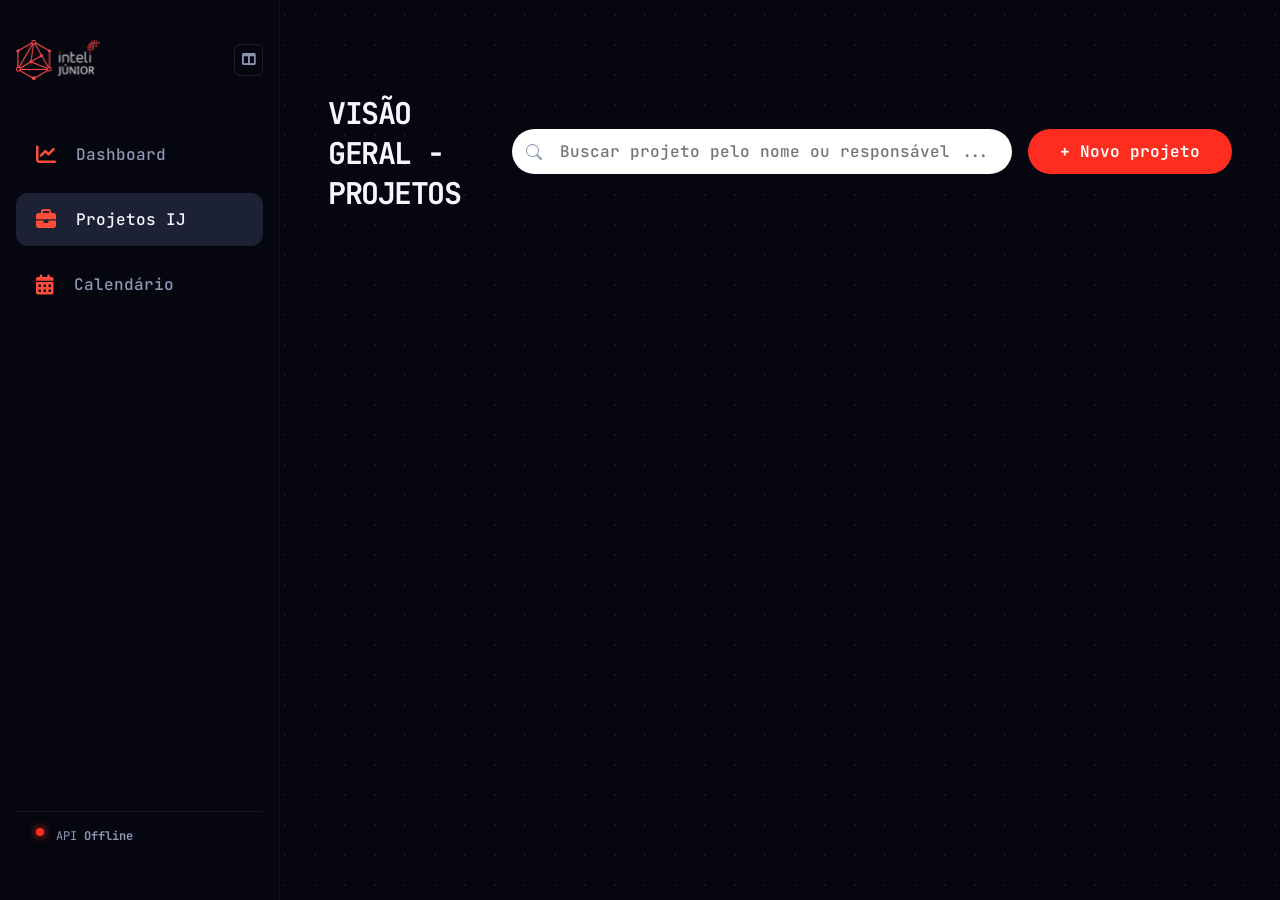
<file: index.html>
<!doctype html>
<html lang="pt-BR">
  <head>
    <meta charset="UTF-8" />
    <meta name="viewport" content="width=device-width, initial-scale=1.0" />
    <title>Dashboard de Projetos - Inteli Júnior</title>
    <link rel="icon" type="image/svg+xml" href="./frontend/assets/logo-ij.svg">
    <link rel="stylesheet" href="./frontend/style/dashboard.css">
    <link rel="stylesheet" href="./frontend/style/navbar.css">
    <link rel="stylesheet" href="https://cdnjs.cloudflare.com/ajax/libs/font-awesome/6.5.0/css/all.min.css">
  </head>
  <body>
    <!-- Main Content -->
    <main class="main-content">
      <header class="top-bar">
        <div class="title-area">
          <h1>Visão Geral - Projetos</h1>
        </div>
        <div class="actions">
          <div class="search-container">
            <span class="search-icon"></span>
            <input type="text" id="searchInput" placeholder="Buscar projeto pelo nome ou responsável ...">
          </div>
          <button id="btnOpenModal" class="btn-new">+ Novo projeto</button>
        </div>
      </header>

    <div class="projects-grid" id="projectsGrid">
      <!-- Dinamicamente preenchido -->
    </div>
  </main>

  <!-- Modal -->
  <div id="projectModal" class="modal-overlay">
    <div class="modal-content">
      <div class="modal-header">
        <h2>Novo Projeto</h2>
        <button id="btnCloseModal" class="btn-close">&times;</button>
      </div>

      <form id="projectForm" class="modal-form">
        <div class="form-group">
          <label for="name">Nome do Projeto</label>
          <input type="text" id="name" name="name" required placeholder="Ex: Portal do Cliente">
        </div>
        <div class="form-group">
          <label for="client">Cliente</label>
          <input type="text" id="client" name="client" required placeholder="Ex: Empresa Alpha">
        </div>
        <div class="form-group">
          <label for="description">Descrição</label>
          <textarea id="description" name="description" required placeholder="Descreva o projeto..."></textarea>
        </div>
        <div class="form-row" style="display: flex; gap: 16px;">
          <div class="form-group" style="flex: 1;">
            <label for="status">Status</label>
            <select id="status" name="status" required>
              <option value="Planejamento">Planejamento</option>
              <option value="Em andamento">Em andamento</option>
              <option value="Em revisão">Em revisão</option>
              <option value="Concluído">Concluído</option>
            </select>
          </div>
          <div class="form-group" style="flex: 1;">
            <label for="dueDate">Data de Entrega</label>
            <input type="date" id="dueDate" name="dueDate" required>
          </div>
        </div>
        <div class="form-row" style="display: flex; gap: 16px;">
          <div class="form-group" style="flex: 1;">
            <label for="owner">Proprietário</label>
            <input type="text" id="owner" name="owner" required placeholder="Nome do responsável">
          </div>
          <div class="form-group" style="flex: 1;">
            <label for="priority">Prioridade</label>
            <select id="priority" name="priority" required>
              <option value="Baixa">Baixa</option>
              <option value="Média">Média</option>
              <option value="Alta">Alta</option>
            </select>
          </div>
        </div>
        <div class="modal-footer">
          <button type="button" id="btnCancel" class="btn-secondary">Cancelar</button>
          <button type="submit" class="btn-primary">Criar Projeto</button>
        </div>
      </form>
    </div>
  </div>

    <script type="module" src="./frontend/src/js/navbar.js"></script>
    <script type="module" src="./frontend/src/js/dashboard.js"></script>
  </body>
</html>
</file>
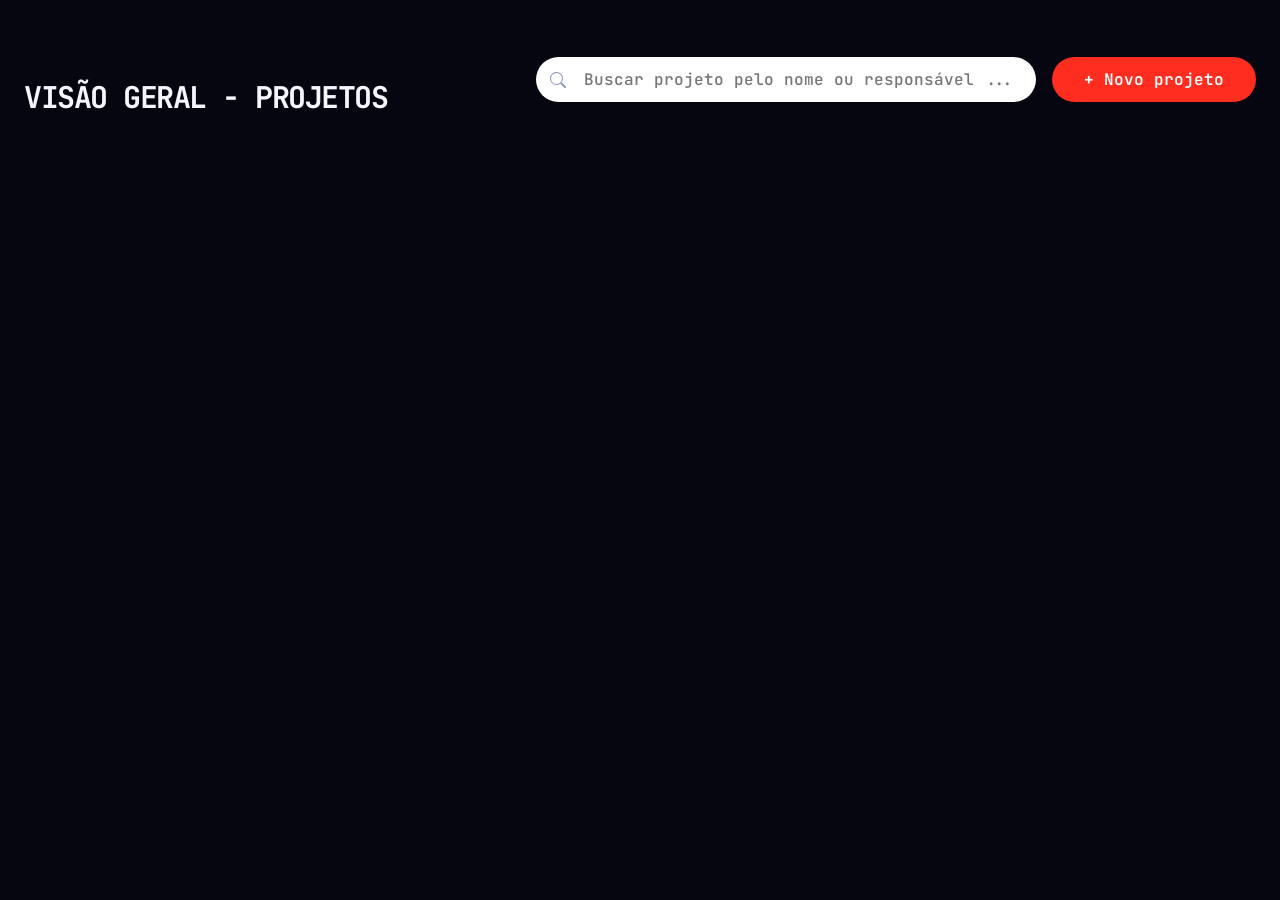
<file: docs/vanessaCarli/projectsDashboard.html>
<!doctype html>
<html lang="pt-BR">
  <head>
    <meta charset="UTF-8" />
    <meta name="viewport" content="width=device-width, initial-scale=1.0" />
    <title>Dashboard de Projetos - Inteli Júnior</title>
    <link rel="stylesheet" href="/frontend/style/dashboard.css">
  </head>
  <body>
    <!-- Main Content -->
    <main class="main-content">
      <header class="top-bar">
        <div class="title-area">
          <h1>Visão Geral - Projetos</h1>
        </div>
        <div class="actions">
          <div class="search-container">
            <span class="search-icon"></span>
            <input type="text" id="searchInput" placeholder="Buscar projeto pelo nome ou responsável ...">
          </div>
          <button id="btnOpenModal" class="btn-new">+ Novo projeto</button>
        </div>
      </header>

      <div class="projects-grid" id="projectsGrid">
        <!-- Dinamicamente preenchido -->
      </div>
    </main>

    <!-- Modal -->
    <div id="projectModal" class="modal-overlay">
      <div class="modal-content">
        <div class="modal-header">
          <h2>Novo Projeto</h2>
          <button id="btnCloseModal" class="btn-close">&times;</button>
        </div>

        <form id="projectForm" class="modal-form">
          <div class="form-group">
            <label for="name">Nome do Projeto</label>
            <input type="text" id="name" name="name" required placeholder="Ex: Portal do Cliente">
          </div>
          <div class="form-group">
            <label for="client">Cliente</label>
            <input type="text" id="client" name="client" required placeholder="Ex: Empresa Alpha">
          </div>
          <div class="form-group">
            <label for="description">Descrição</label>
            <textarea id="description" name="description" required placeholder="Descreva o projeto..."></textarea>
          </div>
          <div class="form-row" style="display: flex; gap: 16px;">
            <div class="form-group" style="flex: 1;">
              <label for="status">Status</label>
              <select id="status" name="status" required>
                <option value="Planejamento">Planejamento</option>
                <option value="Em andamento">Em andamento</option>
                <option value="Em revisão">Em revisão</option>
                <option value="Concluído">Concluído</option>
              </select>
            </div>
            <div class="form-group" style="flex: 1;">
              <label for="dueDate">Data de Entrega</label>
              <input type="date" id="dueDate" name="dueDate" required>
            </div>
          </div>
          <div class="form-row" style="display: flex; gap: 16px;">
            <div class="form-group" style="flex: 1;">
              <label for="owner">Proprietário</label>
              <input type="text" id="owner" name="owner" required placeholder="Nome do responsável">
            </div>
            <div class="form-group" style="flex: 1;">
              <label for="priority">Prioridade</label>
              <select id="priority" name="priority" required>
                <option value="Baixa">Baixa</option>
                <option value="Média">Média</option>
                <option value="Alta">Alta</option>
              </select>
            </div>
          </div>
          <div class="modal-footer">
            <button type="button" id="btnCancel" class="btn-secondary">Cancelar</button>
            <button type="submit" class="btn-primary">Criar Projeto</button>
          </div>
        </form>
      </div>
    </div>

    <script type="module" src="/frontend/src/dashboard.js"></script>
  </body>
</html>
</file>
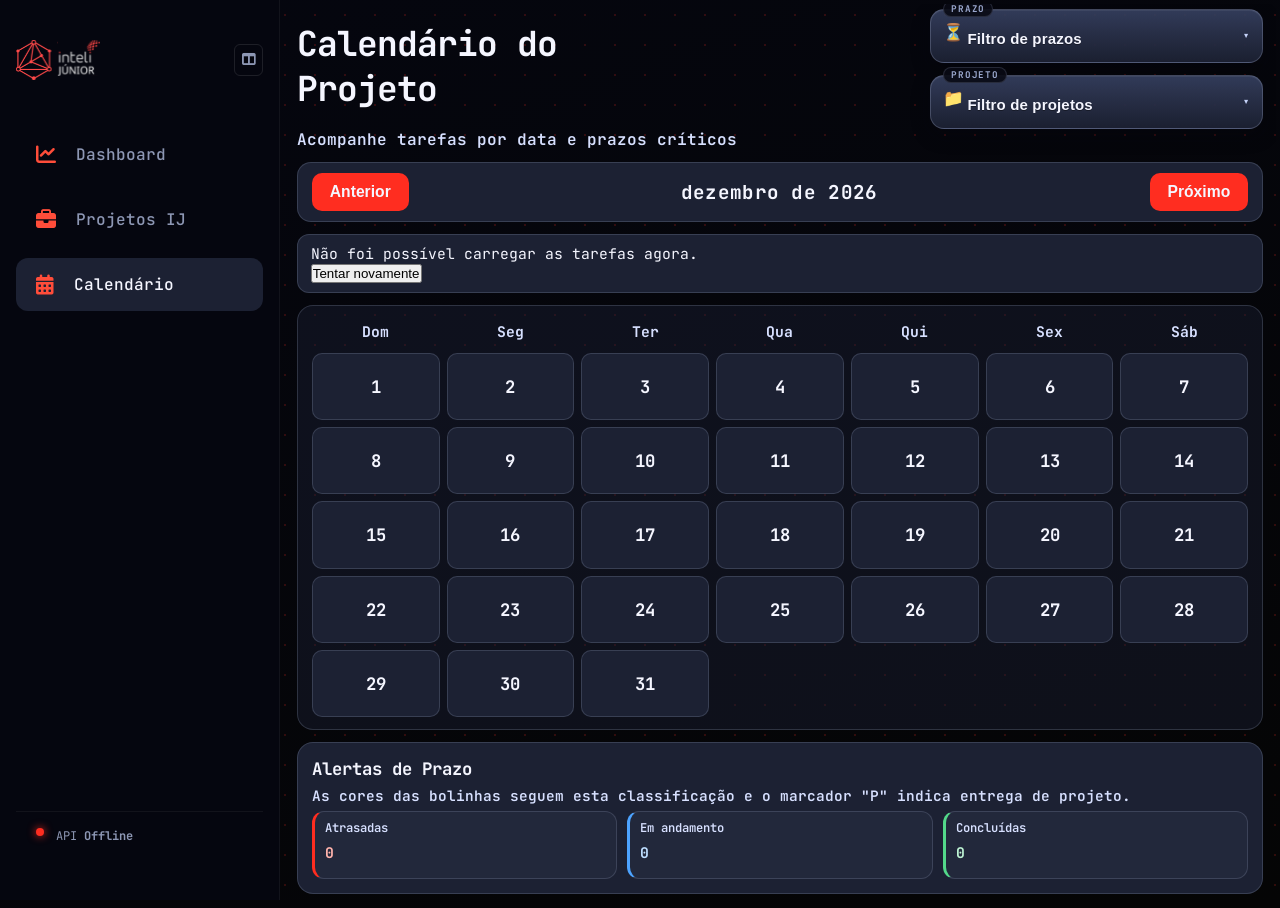
<file: frontend/src/calendar.html>
<!DOCTYPE html>
<html lang="pt-BR">

<head>
    <meta charset="UTF-8" />
    <meta name="viewport" content="width=device-width, initial-scale=1.0" />
    <title>Calendário do Projeto</title>
    <link rel="icon" type="image/svg+xml" href="../assets/logo-ij.svg" />
    <link rel="stylesheet" href="../style/calendar.css" />
    <link rel="stylesheet" href="../style/navbar.css" />
    <link rel="stylesheet" href="https://cdnjs.cloudflare.com/ajax/libs/font-awesome/6.5.0/css/all.min.css" />
</head>

<body>
    <main class="main-content">
        <section class="project-calendar" aria-labelledby="calendar-title">
            <!-- BLOCO: CABEÇALHO 
             ========================================
             Aqui mostramos:
             - Título grande: "Calendário do Projeto"
             - Subtítulo: pequeno texto explicando o que é
        -->
            <header class="topbar">
                <div class="topbar-row">
                    <h1 id="calendar-title">Calendário do Projeto</h1>

                    <div class="topbar-filters">
                        <label class="deadline-filter" for="deadlineFilterSelect"
                            aria-label="Filtrar tarefas por prazo">
                            <span class="filter-icon" aria-hidden="true">⏳</span>
                            <select id="deadlineFilterSelect">
                                <option value="all">Filtro de prazos</option>
                                <option value="overdue">Atrasadas</option>
                                <option value="ongoing">Em andamento</option>
                                <option value="done">Concluídas</option>
                            </select>
                        </label>

                        <label class="project-filter" for="projectFilterSelect"
                            aria-label="Filtrar tarefas por projeto">
                            <span class="filter-icon" aria-hidden="true">📁</span>
                            <select id="projectFilterSelect">
                                <option value="all">Filtro de projetos</option>
                            </select>
                        </label>
                    </div>
                </div>
                <p class="subtitle">Acompanhe tarefas por data e prazos críticos</p>
            </header>

            <!-- BLOCO: CONTROLES DE NAVEGAÇÃO
             ========================================
             É a barra com:
             - Botão "Anterior" (volta um mês)
             - Mês atual no meio (ex: "abril de 2026")
             - Botão "Próximo" (avança um mês)
             O JavaScript vai atualizar o mês aqui.
        -->
            <section class="calendar-controls" aria-label="Controles de calendário">
                <button type="button" id="prevMonthBtn" aria-label="Mês anterior">Anterior</button>
                <h2 id="currentMonthLabel">Mês/Ano</h2>
                <button type="button" id="nextMonthBtn" aria-label="Próximo mês">Próximo</button>
            </section>

            <!-- BLOCO: ÁREA DE FEEDBACK
             ========================================
             Aqui aparecem mensagens de:
             - "Carregando tarefas..." (quando a página está buscando dados)
             - Mensagem de erro (se algo deu ruim na API)
             - "Nenhuma tarefa encontrada" (se não houver tarefas)
             O JavaScript controla o que mostra aqui.
        -->
            <section id="feedbackArea" aria-live="polite">
                <p id="loadingState">Carregando tarefas...</p>

                <div id="errorState" class="hidden" role="alert">
                    <p>Não foi possível carregar as tarefas agora.</p>
                    <button type="button" id="retryBtn">Tentar novamente</button>
                </div>

                <p id="emptyState" class="hidden">Nenhuma tarefa encontrada para este projeto.</p>
            </section>

            <!-- BLOCO: CALENDÁRIO MENSAL
             ========================================
             É o grid (grade) do calendário com:
             - Primeira linha: dias da semana (Dom, Seg, Ter, etc)
             - Resto: dias do mês (1 até 28, 29, 30 ou 31)
             O JavaScript vai preencher os dias automaticamente.
        -->
            <section class="calendar-board" aria-label="Calendário mensal">
                <ol class="weekdays" aria-hidden="true">
                    <li>Dom</li>
                    <li>Seg</li>
                    <li>Ter</li>
                    <li>Qua</li>
                    <li>Qui</li>
                    <li>Sex</li>
                    <li>Sáb</li>
                </ol>

                <ol id="calendarDays" class="days-grid" aria-label="Dias do mês">
                    <!-- Dias serão renderizados via JavaScript -->
                </ol>
            </section>

            <section class="info-row" aria-label="Resumo de alertas">
                <article class="panel compact-panel full-width-panel" aria-labelledby="deadline-alerts-title">
                    <h3 id="deadline-alerts-title">Alertas de Prazo</h3>
                    <p class="alerts-subtitle">As cores das bolinhas seguem esta classificação e o marcador "P" indica
                        entrega de projeto.</p>
                    <div class="alerts-grid">
                        <div class="mini-alert alert-overdue">
                            <span class="mini-alert-label">Atrasadas</span>
                            <strong id="alertOverdueCount" class="mini-alert-count">0</strong>
                        </div>
                        <div class="mini-alert alert-ongoing">
                            <span class="mini-alert-label">Em andamento</span>
                            <strong id="alertOngoingCount" class="mini-alert-count">0</strong>
                        </div>
                        <div class="mini-alert alert-done">
                            <span class="mini-alert-label">Concluídas</span>
                            <strong id="alertDoneCount" class="mini-alert-count">0</strong>
                        </div>
                    </div>
                </article>
            </section>
        </section>
    </main>

    <div id="dayTasksModal" class="modal-overlay hidden" role="dialog" aria-modal="true"
        aria-labelledby="dayTasksModalTitle">
        <div class="modal-content">
            <div class="modal-header">
                <h3 id="dayTasksModalTitle">Tarefas do Dia</h3>
                <button type="button" id="closeDayTasksModalBtn" class="btn-close"
                    aria-label="Fechar modal">&times;</button>
            </div>

            <p id="dayTasksModalSubtitle" class="subtitle">Dia selecionado</p>

            <ul id="dayTasksModalList" class="panel-list">
                <li>Nenhuma tarefa para este dia.</li>
            </ul>
        </div>
    </div>

    <script type="module" src="./js/navbar.js"></script>
    <script src="./js/calendar.js"></script>
</body>

</html>
</file>
<file: frontend/style/dashboard.css>
@import url('https://fonts.googleapis.com/css2?family=JetBrains+Mono:wght@400;500;700;800&display=swap');

:root {
    --bg-dark: #05060F;
    --text-secondary: #8D97B4;
    --text-light: #F5F6FF;
    --accent-primary: #FF2D20;
    --card-bg: #0E0F21;
    --card-text: #ffffff;
    --font-main: 'JetBrains Mono', 'Courier New', monospace;
}

* {
    box-sizing: border-box;
    margin: 0;
    padding: 0;
    font-family: var(--font-main);
}

body {
    background-color: var(--bg-dark);
    color: var(--text-light);
    height: 100vh;
    overflow: hidden;
    display: flex;
}

.main-content {
    flex: 1;
    padding: 2rem 1.5rem;
    display: flex;
    flex-direction: column;
    height: 100vh;
    margin: 0 auto;
    width: 100%;
    overflow-y: auto;
}

.top-bar {
    display: flex;
    justify-content: space-between;
    align-items: center;
    margin-top: 10px;    /* Copiado do Kanban */
    margin-bottom: 3rem; /* Copiado do Kanban */
    gap: 1.5rem;
}

.top-bar h1 {
    font-size: 30px; /* Tamanho igual ao do Kanban */
    font-weight: 700;
    letter-spacing: -0.05em;
    text-transform: uppercase;
    margin-top: 35px; /* Isso alinha a altura do texto com a barra de pesquisa! */
}

.actions {
    display: flex;
    gap: 16px;
    align-items: center;
}

.actions {
    display: flex;
    gap: 1rem;
    align-items: center;
    justify-content: flex-end;
}

.search-container input {
    background: #FFFFFF;
    border: none;
    border-radius: 9999px; /* Formato arredondado igual ao Kanban */
    padding: 0.75rem 1rem 0.75rem 3rem; /* Altura exata do Kanban */
    color: #000;
    width: 500px;
    font-size: 1rem;
    font-weight: 500;
    background-image: url('data:image/svg+xml;utf8,<svg xmlns="http://www.w3.org/2000/svg" width="16" height="16" fill="%238D97B4" viewBox="0 0 16 16"><path d="M11.742 10.344a6.5 6.5 0 1 0-1.397 1.398h-.001c.03.04.062.078.098.115l3.85 3.85a1 1 0 0 0 1.415-1.414l-3.85-3.85a1.007 1.007 0 0 0-.115-.1zM12 6.5a5.5 5.5 0 1 1-11 0 5.5 5.5 0 0 1 11 0z"/></svg>');
    background-repeat: no-repeat;
    background-position: 14px center;
}

.btn-new {
    background: var(--accent-primary);
    color: white;
    border: none;
    padding: 0.75rem 2rem; /* Altura exata do Kanban */
    border-radius: 9999px; /* Formato arredondado igual ao Kanban */
    font-weight: 600;
    cursor: pointer;
    font-size: 1rem;
    transition: opacity 0.2s;
    white-space: nowrap;
}

.btn-new:hover {
    opacity: 0.8;
}

.projects-grid {
    display: grid;
    grid-template-columns: repeat(auto-fill, minmax(300px, 1fr));
    gap: 24px;

    /* Impede que os cards estiquem para baixo */
    align-items: start; 
    padding-bottom: 40px;
}

/* Estilo dos cards */
.card {
    display: flex;
    flex-direction: column;
    height: 350px; /* Tamanho fixo perfeito */
    background: var(--card-bg);
    border-radius: 12px;
    padding: 24px;
    color: var(--card-text);
    box-shadow: 0 4px 12px rgba(0, 0, 0, 0.2);
    /* Transição suave de scale (zoom) e sombra */
    transition: transform 0.2s ease, box-shadow 0.2s ease; 
    cursor: pointer;
}

/* Efeito do card ao passar o mouse */
.card:hover {
    transform: scale(1.03); 
    box-shadow: 0 16px 32px rgba(0, 0, 0, 0.6); 
}

/* Textos */
.card-header {
    display: flex;
    justify-content: space-between;
    align-items: center;
    margin-bottom: 16px;
}

.card-id {
    color: var(--text-secondary);
    font-size: 1rem;
    font-weight: bold;
}

.card-title {
    font-size: 1.4rem; 
    font-weight: 700;
    margin-bottom: 6px;
}

.card-subtitle {
    display: flex;
    flex-direction: column;
    gap: 6px; 
    font-size: 0.95rem;
    color: var(--text-secondary);
    margin-bottom: 16px;
}

.card-desc {
    font-size: 0.95rem; 
    color: var(--text-light);
    line-height: 1.5;
    margin-bottom: 24px;
    display: -webkit-box;
    -webkit-line-clamp: 4;
    -webkit-box-orient: vertical;
    overflow: hidden;
}

/* Barra de progresso */
.progress-container {
    margin-top: auto;
}

.progress-info {
    display: flex;
    justify-content: space-between;
    font-size: 0.9rem;
    margin-bottom: 8px;
    font-weight: 600;
    color: var(--text-secondary);
}

.progress-bar-bg {
    background: rgba(255, 255, 255, 0.1);
    border-radius: 8px;
    height: 8px;
    width: 100%;
    overflow: hidden;
}

.progress-bar-fill {
    background: var(--accent-primary);
    height: 100%;
    border-radius: 8px;
    transition: width 0.5s ease-in-out;
}

/* Modal */
.modal-overlay { position: fixed; top: 0; left: 0; width: 100%; height: 100%; background: rgba(0, 0, 0, 0.8); display: flex; align-items: center; justify-content: center; z-index: 1000; opacity: 0; visibility: hidden; transition: all 0.3s ease; }
.modal-overlay.active { opacity: 1; visibility: visible; }
.modal-content { background: var(--bg-dark); border: 1px solid rgba(255,255,255,0.1); width: 100%; max-width: 500px; border-radius: 12px; padding: 32px; }
.form-group { display: flex; flex-direction: column; gap: 8px; margin-bottom: 16px; }
.form-group input, .form-group select, .form-group textarea { background: #151929; border: 1px solid rgba(255, 255, 255, 0.1); border-radius: 8px; padding: 10px; color: white; }

.modal-header {
    display: flex;
    justify-content: space-between; /* Joga o título pra esquerda e o X pra direita */
    align-items: center;
    margin-bottom: 24px;
}
.btn-close {
    background: transparent;
    border: none;
    color: var(--text-secondary);
    font-size: 2rem;
    cursor: pointer;
    line-height: 1;
}
.btn-close:hover {
    color: var(--accent-primary);
}

/* Botões de Criar e Cancelar */
.modal-footer {
    display: flex;
    justify-content: flex-end;
    gap: 12px;
    margin-top: 24px;
}
.btn-secondary {
    background: transparent;
    border: 1px solid var(--text-secondary);
    color: var(--text-light);
    padding: 10px 20px;
    border-radius: 6px;
    cursor: pointer;
    font-weight: 500;
}
.btn-secondary:hover {
    background: rgba(255, 255, 255, 0.05);
}
.btn-primary {
    background: var(--accent-primary);
    border: none;
    color: white;
    padding: 10px 20px;
    border-radius: 6px;
    cursor: pointer;
    font-weight: bold;
}
.btn-primary:hover {
    opacity: 0.9;
}

/* Base da caixinha (Badge) */
.badge {
    padding: 6px 12px;
    border-radius: 6px;
    font-size: 0.8rem;
    font-weight: 800; 
    text-transform: uppercase;
    letter-spacing: 1px;
    display: inline-block;
}

/* Cores específicas usando RGBA para dar o efeito de fundo transparente no status */

.badge-alta {
    background-color: rgba(255, 45, 32, 0.15);
    color: var(--accent-primary);
}

.badge-media {
    background-color: rgba(255, 134, 85, 0.15);
    color: #FF8655;
}

.badge-baixa {
    background-color: rgba(59, 130, 246, 0.15); /* Fundo 15% Azul */
    color: #3B82F6; /* Texto Azul brilhante */
}

.badge-planejamento {
    background-color: rgba(141, 151, 180, 0.15);
    color: var(--text-secondary);
}

.badge-concluido {
    background-color: rgba(0, 200, 150, 0.15);
    color: #00FF9D;
}

/* Custom Scrollbar para o Dashboard - Corrigido */
.main-content::-webkit-scrollbar {
    width: 8px;
}

.main-content::-webkit-scrollbar-track {
    background: transparent;
}

.main-content::-webkit-scrollbar-thumb {
    background: rgba(255, 255, 255, 0.1);
    border-radius: 10px;
}

.main-content::-webkit-scrollbar-thumb:hover {
    background: var(--accent-primary);
}
</file>
<file: frontend/style/navbar.css>
/* Garantir que o conteúdo respeite a sidebar */
/* CONFIGURAÇÕES GERAIS E VARIÁVEIS */

@import url('https://fonts.googleapis.com/css2?family=JetBrains+Mono:wght@300;400;500;700&display=swap');

:root {
    /* Cores do Sistema */
    --bg-primary: #05060F;
    --bg-secondary: #050505;
    --bg-nav-item: #1C2133;
    --accent-red: #FF2D20;
    --accent-orange: #FF8655;
    --accent-orange-vibrant: #FF4D3A;
    --text-primary: #F5F6FF;
    --text-secondary: #8D97B4;
    --gray-blue: #8D97B4;

    /* Dimensões e Transições */
    --sidebar-width: 280px;
    --sidebar-collapsed-width: 80px;
    --transition-speed: 0.4s;
}

* {
    margin: 0;
    padding: 0;
    box-sizing: border-box;
}

body {
    font-family: 'JetBrains Mono', monospace;
    background-color: var(--bg-primary);
    color: var(--text-primary);
    display: flex;
    min-height: 100vh;
}

/* Bolinhas de fundo padronizadas para todas as telas */
body::before {
    content: "";
    position: fixed;
    top: 0;
    left: 0;
    width: 100%;
    height: 100%;
    background-image: radial-gradient(rgba(255, 45, 32, 0.18) 1.5px, transparent 1.5px);
    background-size: 30px 30px;
    z-index: -1;
    pointer-events: none;
}

/* ESTILIZAÇÃO DA SIDEBAR */

.sidebar {
    width: var(--sidebar-width);
    height: 100vh;
    background-color: var(--bg-primary);
    border-right: 1px solid rgba(255, 255, 255, 0.05);
    display: flex;
    flex-direction: column;
    padding: 2.5rem 1rem;
    position: fixed;
    left: 0;
    top: 0;
    z-index: 1000;
    transition: width var(--transition-speed) cubic-bezier(0.4, 0, 0.2, 1);
}

/* Versão Recolhida (Collapsed) */
.sidebar.collapsed {
    width: var(--sidebar-collapsed-width);
    padding: 2.5rem 0.5rem;
}

/* Cabeçalho do Menu */
.sidebar-header {
    display: flex;
    align-items: center;
    justify-content: space-between;
    margin-bottom: 3rem;
    width: 100%;
    height: 40px;
}

.logo-container {
    width: 100%;
    height: 100%;
    margin: 0;
    overflow: hidden;
    transition: all var(--transition-speed) ease;
}

.sidebar.collapsed .logo-container {
    opacity: 0;
    pointer-events: none;
}

.sidebar.collapsed .sidebar-header {
    justify-content: center;
}

.logo-container img {
    width: auto;
    height: 40px;
    max-width: 100%;
    object-fit: contain;
}

/* LINKS DE NAVEGAÇÃO */

.nav-links {
    flex-grow: 1;
    list-style: none;
    overflow-x: hidden;
}

.nav-item {
    margin-bottom: 0.75rem;
}

.nav-link {
    display: flex;
    align-items: center;
    padding: 1rem 1.25rem;
    text-decoration: none;
    color: var(--text-secondary);
    border-radius: 12px;
    transition: all 0.2s ease;
    font-weight: 500;
    gap: 1.25rem;
    white-space: nowrap;
}

.sidebar.collapsed .nav-link {
    padding: 1rem 0;
    justify-content: center;
    gap: 0;
}

.sidebar.collapsed .nav-link span {
    display: none;
}

.nav-link i {
    font-size: 1.25rem;
    color: var(--accent-orange-vibrant);
}

/* Estados de Hover e Ativo */
.nav-link:hover {
    background-color: rgba(28, 33, 51, 0.5);
    color: var(--text-primary);
}

.nav-item.active .nav-link {
    background-color: var(--bg-nav-item);
    color: var(--text-primary);
}

/* INDICADOR DE STATUS DA API */

.status-container {
    padding: 1rem 1.25rem;
    display: flex;
    align-items: flex-start;
    gap: 0.75rem;
    font-size: 0.75rem;
    color: var(--text-secondary);
    border-top: 1px solid rgba(255, 255, 255, 0.05);
    margin-top: 1rem;
    transition: all 0.3s;
}

.status-info {
    display: flex;
    flex-direction: column;
    gap: 0.25rem;
}

.team-badge {
    color: var(--accent-orange);
    font-weight: 700;
    text-transform: uppercase;
    font-size: 0.65rem;
    letter-spacing: 0.5px;
}

.sidebar.collapsed .status-container {
    justify-content: center;
    padding: 1rem 0;
}

.sidebar.collapsed .status-info {
    display: none;
}

/* Ponto de Status Animado */
.status-dot {
    width: 8px;
    height: 8px;
    background-color: #50fa7b;
    border-radius: 50%;
    box-shadow: 0 0 8px #50fa7b;
}

.status-dot.offline {
    background-color: var(--accent-red);
    box-shadow: 0 0 8px var(--accent-red);
}

.status-dot.online {
    animation: pulse 2s infinite;
}

@keyframes pulse {
    0% {
        transform: scale(0.95);
        box-shadow: 0 0 0 0 rgba(80, 250, 123, 0.7);
    }

    70% {
        transform: scale(1);
        box-shadow: 0 0 0 10px rgba(80, 250, 123, 0);
    }

    100% {
        transform: scale(0.95);
        box-shadow: 0 0 0 0 rgba(80, 250, 123, 0);
    }
}

/* BOTÃO DE TOOGLE (EXPANDIR/RECOLHER) */

.toggle-btn {
    background: transparent;
    border: 1px solid rgba(255, 255, 255, 0.1);
    color: var(--gray-blue);
    border-radius: 6px;
    width: 32px;
    height: 32px;
    display: flex;
    align-items: center;
    justify-content: center;
    cursor: pointer;
    transition: all 0.2s ease;
    outline: none;
}

.toggle-btn:hover {
    background-color: rgba(255, 255, 255, 0.05);
    color: white;
    border-color: rgba(255, 255, 255, 0.2);
}

.sidebar.collapsed .toggle-btn {
    margin: 0;
}

/* AJUSTES DO CONTEÚDO PRINCIPAL */

.main-content {
    margin-left: var(--sidebar-width);
    flex-grow: 1;
    padding: 3rem;
    min-height: 100vh;
    transition: margin-left var(--transition-speed) cubic-bezier(0.4, 0, 0.2, 1);
    width: calc(100% - var(--sidebar-width));
    min-width: 0;
}

.sidebar.collapsed+.main-content {
    margin-left: var(--sidebar-collapsed-width);
    width: calc(100% - var(--sidebar-collapsed-width));
}

h1 {
    font-size: 2.5rem;
    margin-bottom: 2rem;
    letter-spacing: -1px;
}

/* Responsividade básica */
@media (max-width: 768px) {

    .sidebar,
    .sidebar.collapsed {
        width: var(--sidebar-collapsed-width);
        padding: 1.5rem 0.5rem;
    }

    .sidebar-header {
        justify-content: center;
    }

    .logo-container,
    .sidebar .nav-link span,
    .sidebar .status-info {
        display: none;
    }

    .nav-link {
        justify-content: center;
        gap: 0;
        padding: 1rem 0;
    }

    .main-content,
    .sidebar.collapsed+.main-content {
        margin-left: var(--sidebar-collapsed-width);
        width: calc(100% - var(--sidebar-collapsed-width));
        padding: 1.25rem;
    }
}
</file>
<file: frontend/style/calendar.css>
/* Layout base */
:root {
    --bg-main: #05060f;
    --bg-surface: #1c2133;
    --text-main: #f5f6ff;
    --text-muted: #d7e0ff;
    --text-soft: #bccaf0;
    --accent: #ff2d20;
    --accent-hover: #ff4d3a;
    --border-soft: rgba(141, 151, 180, 0.25);
    --radius: 12px;
    --filter-bg-top: rgba(55, 65, 97, 0.9);
    --filter-bg-bottom: rgba(28, 33, 51, 0.95);
    --filter-border: rgba(141, 151, 180, 0.34);
    --filter-hover-border: rgba(255, 77, 58, 0.42);
    --filter-focus-border: rgba(255, 77, 58, 0.72);
}

* {
    box-sizing: border-box;
    margin: 0;
    padding: 0;
}

body {
    min-height: 100vh;
    background: linear-gradient(160deg, #05060f 0%, #050505 100%);
    color: var(--text-main);
    font-family: "Segoe UI", Tahoma, Geneva, Verdana, sans-serif;
    padding: 4px;
    overflow: hidden;
    position: relative;
}

/* Ajuste local desta tela para encaixar melhor com a sidebar */
body .main-content {
    padding: 0.3rem 0.8rem 0.55rem;
    height: 100vh;
    display: flex;
    align-items: stretch;
    overflow-y: auto;
    overflow-x: hidden;
    scrollbar-width: thin;
    scrollbar-color: rgba(255, 255, 255, 0.1) transparent;
}

body .main-content::-webkit-scrollbar {
    width: 8px;
}

body .main-content::-webkit-scrollbar-track {
    background: transparent;
}

body .main-content::-webkit-scrollbar-thumb {
    background: rgba(255, 255, 255, 0.1);
    border-radius: 10px;
}

body .main-content::-webkit-scrollbar-thumb:hover {
    background: var(--accent);
}

body .main-content::-webkit-scrollbar-corner {
    background: transparent;
}


.project-calendar {
    width: min(1280px, 100%);
    margin: 0 auto;
    min-height: calc(100dvh - 0.9rem);
    display: grid;
    gap: 12px;
    grid-template-rows: auto auto auto minmax(0, 1fr) auto;
    position: relative;
    z-index: 1;
}

.topbar h1 {
    font-size: clamp(1.7rem, 2.7vw, 2.25rem);
    margin-bottom: 6px;
}

.topbar-row {
    display: flex;
    align-items: center;
    justify-content: space-between;
    gap: 14px;
}

.topbar-filters {
    display: flex;
    align-items: flex-start;
    gap: 12px;
    flex-wrap: wrap;
    justify-content: flex-end;
}

.deadline-filter,
.project-filter {
    display: inline-flex;
    align-items: stretch;
    gap: 10px;
    position: relative;
    isolation: isolate;
    min-height: 54px;
    width: clamp(300px, 26vw, 380px);
    padding: 14px 38px 8px 12px;
    border-radius: 14px;
    border: 1px solid var(--filter-border);
    background:
        linear-gradient(180deg, var(--filter-bg-top) 0%, var(--filter-bg-bottom) 100%);
    box-shadow:
        inset 0 1px 0 rgba(255, 255, 255, 0.06),
        0 6px 18px rgba(5, 6, 15, 0.35);
    transition: border-color 0.22s ease, box-shadow 0.22s ease, transform 0.22s ease;
    cursor: pointer;
    overflow: visible;
}

.deadline-filter::before,
.project-filter::before {
    position: absolute;
    top: -9px;
    left: 12px;
    z-index: 1;
    padding: 1px 7px;
    border-radius: 999px;
    border: 1px solid rgba(141, 151, 180, 0.22);
    background: rgba(9, 11, 20, 0.9);
    color: #9ba8ce;
    font-size: 0.58rem;
    font-weight: 700;
    letter-spacing: 0.08em;
    text-transform: uppercase;
    pointer-events: none;
}

.deadline-filter::before {
    content: "Prazo";
}

.project-filter::before {
    content: "Projeto";
}

.deadline-filter::after,
.project-filter::after {
    content: "▾";
    position: absolute;
    right: 12px;
    top: 50%;
    transform: translateY(-48%);
    color: #c5d2f8;
    font-size: 0.85rem;
    pointer-events: none;
    transition: transform 0.22s ease, color 0.22s ease;
}

.deadline-filter:hover,
.project-filter:hover {
    border-color: var(--filter-hover-border);
    box-shadow:
        inset 0 1px 0 rgba(255, 255, 255, 0.08),
        0 8px 20px rgba(5, 6, 15, 0.45);
}

.deadline-filter:focus-within,
.project-filter:focus-within {
    border-color: var(--filter-focus-border);
    box-shadow:
        0 0 0 2px rgba(255, 77, 58, 0.24),
        inset 0 1px 0 rgba(255, 255, 255, 0.08),
        0 10px 24px rgba(5, 6, 15, 0.5);
    transform: translateY(-1px);
}

.deadline-filter:focus-within::after,
.project-filter:focus-within::after {
    color: #ffe2de;
    transform: translateY(-48%) rotate(180deg);
}

.filter-icon {
    color: #ffd28b;
    font-size: 1.04rem;
    line-height: 1;
    pointer-events: none;
}

#deadlineFilterSelect,
#projectFilterSelect {
    position: absolute;
    inset: 0;
    z-index: 1;
    appearance: none;
    color-scheme: dark;
    border: none;
    outline: none;
    background: transparent;
    color: var(--text-main);
    font-size: 0.94rem;
    font-weight: 700;
    letter-spacing: 0.01em;
    padding: 14px 38px 8px 36px;
    cursor: pointer;
    width: 100%;
    height: 100%;
    line-height: 1.1;
    text-shadow: 0 1px 0 rgba(0, 0, 0, 0.35);
}

#deadlineFilterSelect:focus-visible,
#projectFilterSelect:focus-visible {
    outline: none;
}

#deadlineFilterSelect option,
#projectFilterSelect option {
    background: var(--bg-surface);
    color: var(--text-main);
    font-size: 0.96rem;
}

.subtitle {
    color: var(--text-muted);
    font-size: 1rem;
    font-weight: 600;
}

.calendar-controls {
    display: flex;
    justify-content: space-between;
    align-items: center;
    background: var(--bg-surface);
    border: 1px solid var(--border-soft);
    border-radius: 14px;
    padding: 10px 14px;
}

.calendar-controls button {
    border: none;
    background: var(--accent);
    color: #f5f6ff;
    padding: 10px 18px;
    border-radius: 10px;
    cursor: pointer;
    font-weight: 600;
    font-size: 0.98rem;
}

.calendar-controls button:hover {
    background: var(--accent-hover);
}

#currentMonthLabel {
    font-size: 1.2rem;
    font-weight: 700;
    letter-spacing: 0.3px;
}

#feedbackArea {
    background: var(--bg-surface);
    border: 1px solid var(--border-soft);
    border-radius: var(--radius);
    padding: 10px 14px;
    font-size: 0.92rem;
}

#loadingState {
    color: var(--text-main);
}

.hidden {
    display: none;
}

/* Calendário */
.calendar-board {
    min-height: 0;
    background: rgba(28, 33, 51, 0.45);
    border: 1px solid var(--border-soft);
    border-radius: 16px;
    padding: 14px 16px;
    display: grid;
    grid-template-rows: auto minmax(0, 1fr);
    gap: 10px;
    overflow: hidden;
}

.weekdays,
.days-grid {
    list-style: none;
    display: grid;
    grid-template-columns: repeat(7, minmax(0, 1fr));
    gap: 7px;
}

.days-grid {
    align-content: stretch;
    height: 100%;
    grid-auto-rows: 1fr;
}

.calendar-board .weekdays li {
    text-align: center;
    color: var(--text-muted);
    font-size: 0.92rem;
    font-weight: 700;
    padding: 4px 0;
}

.days-grid li {
    background: var(--bg-surface);
    border: 1px solid var(--border-soft);
    border-radius: 10px;
    padding: 10px 8px;
    text-align: center;
    font-weight: 500;
    font-size: 1rem;
    cursor: pointer;
    transition: all 0.2s ease;
    min-height: 0;
    display: flex;
    flex-direction: column;
    align-items: center;
    justify-content: center;
    gap: 3px;
    position: relative;
}

.days-grid li.has-project-deadline {
    border-color: rgba(255, 45, 32, 0.6);
    box-shadow: inset 0 0 0 1px rgba(255, 45, 32, 0.35);
}

.project-deadline-marker {
    position: absolute;
    top: 6px;
    right: 6px;
    min-width: 22px;
    height: 20px;
    padding: 0 5px;
    border-radius: 999px;
    border: 1px solid rgba(255, 45, 32, 0.5);
    background: rgba(255, 45, 32, 0.2);
    color: #ff8a80;
    font-size: 0.72rem;
    font-weight: 700;
    line-height: 1;
    display: inline-flex;
    align-items: center;
    justify-content: center;
}

.day-number {
    font-size: 1.08rem;
    font-weight: 700;
    line-height: 1;
}

.task-count {
    display: inline-flex;
    align-items: center;
    justify-content: center;
    min-width: 20px;
    height: 20px;
    padding: 0 6px;
    border-radius: 999px;
    background: var(--accent);
    color: #f5f6ff;
    font-size: 0.78rem;
    font-weight: 700;
    line-height: 1;
}

.task-count.hidden {
    display: none;
}

.task-count--red {
    background: #ff2d20;
    color: #fff;
}

.task-count--blue {
    background: #4da3ff;
    color: #051a33;
}

.task-count--green {
    background: #53d98a;
    color: #062413;
}

.days-grid li:hover {
    background: var(--accent);
    color: #f5f6ff;
    border-color: var(--accent);
}

.days-grid li:hover .task-count {
    filter: brightness(1.05);
}

.day-selected {
    border-color: var(--accent);
    box-shadow: 0 0 0 1px var(--accent);
}

/* Linha inferior: alertas + legenda */
.info-row {
    display: block;
}

.full-width-panel {
    width: 100%;
}

.panel {
    background: var(--bg-surface);
    border: 1px solid var(--border-soft);
    border-radius: 16px;
    padding: 12px;
}

.compact-panel h3,
.legend-title {
    font-size: 1.08rem;
    margin-bottom: 6px;
}

.alerts-subtitle {
    color: var(--text-muted);
    font-size: 0.9rem;
    margin-bottom: 6px;
    font-weight: 600;
}

.alerts-grid {
    display: grid;
    grid-template-columns: repeat(3, minmax(0, 1fr));
    gap: 8px;
}

.mini-alert {
    border: 1px solid rgba(141, 151, 180, 0.25);
    border-left: 3px solid transparent;
    border-radius: 12px;
    padding: 8px 10px 10px;
    display: grid;
    gap: 2px;
    background: rgba(141, 151, 180, 0.06);
    min-height: 68px;
}

@media (min-width: 1100px) and (min-height: 700px) {
    .project-calendar {
        height: calc(100dvh - 1.2rem);
        gap: 11px;
    }

    .calendar-controls {
        padding: 11px 15px;
    }

    #feedbackArea {
        padding: 10px 14px;
    }

    .calendar-board {
        padding: 14px 16px;
        gap: 10px;
    }

    .days-grid {
        grid-auto-rows: 1fr;
    }

    .days-grid li {
        min-height: 0;
        padding: 11px 8px;
    }

    .panel {
        padding: 12px;
    }

    .alerts-grid {
        gap: 8px;
    }

    .mini-alert {
        padding: 8px 10px 10px;
        min-height: 68px;
    }
}

@media (min-height: 860px) {
    .project-calendar {
        gap: 12px;
    }

    .calendar-controls {
        padding: 10px 14px;
    }

    #feedbackArea {
        padding: 9px 13px;
    }

    .calendar-board {
        padding: 12px 14px;
        gap: 8px;
    }

    .days-grid {
        grid-auto-rows: 1fr;
    }

    .days-grid li {
        min-height: 0;
        padding: 7px 6px;
    }

    .panel {
        padding: 14px;
    }

    .alerts-grid {
        gap: 10px;
    }
}

@media (max-height: 700px) {
    body .main-content {
        padding: 0.5rem 0.75rem;
    }

    .topbar h1 {
        font-size: clamp(1.4rem, 2.1vw, 1.8rem);
    }

    .subtitle {
        font-size: 0.88rem;
    }

    .calendar-controls {
        padding: 8px 11px;
    }

    #currentMonthLabel {
        font-size: 1.05rem;
    }

    .calendar-board {
        min-height: 0;
    }

    .days-grid {
        grid-auto-rows: minmax(48px, 1fr);
    }

    .days-grid li {
        min-height: 48px;
        padding: 6px;
    }

    .alerts-subtitle {
        margin-bottom: 6px;
    }

    .mini-alert-label {
        font-size: 0.72rem;
    }

    .mini-alert-count {
        font-size: 0.9rem;
    }
}

.mini-alert-label {
    font-size: 0.76rem;
    color: var(--text-muted);
    font-weight: 600;
}

.mini-alert-count {
    font-size: 0.92rem;
    line-height: 1;
}

.alert-overdue {
    border-left-color: #ff2d20;
    color: #ffb3ac;
}

.alert-ongoing {
    border-left-color: #4da3ff;
    color: #bedeff;
}

.alert-done {
    border-left-color: #53d98a;
    color: #bdf3d3;
}

.legend-list {
    list-style: none;
    display: flex;
    flex-wrap: wrap;
    gap: 5px 9px;
    color: var(--text-soft);
    font-size: 0.76rem;
    font-weight: 600;
}

.legend-list li {
    display: inline-flex;
    align-items: center;
    gap: 6px;
}

.legend-dot {
    width: 9px;
    height: 9px;
    border-radius: 999px;
}

.legend-red {
    background: #ff2d20;
}

.legend-yellow {
    background: #f5c451;
}

.legend-green {
    background: #53d98a;
}

/* Modal */
.modal-overlay {
    position: fixed;
    inset: 0;
    background: rgba(5, 6, 15, 0.78);
    display: flex;
    align-items: center;
    justify-content: center;
    padding: 16px;
    z-index: 1000;
}

.modal-overlay.hidden {
    display: none;
}

.modal-content {
    width: min(900px, 96vw);
    max-height: 84vh;
    overflow: auto;
    background: var(--bg-surface);
    border: 1px solid var(--border-soft);
    border-radius: var(--radius);
    padding: 22px;
}

.modal-header {
    display: flex;
    align-items: center;
    justify-content: space-between;
    margin-bottom: 14px;
}

#dayTasksModalTitle {
    font-size: 2.05rem;
    line-height: 1.1;
}

#dayTasksModalSubtitle {
    display: block;
    margin-bottom: 14px;
    font-size: 1.05rem;
}

.panel-list {
    list-style: none;
    margin: 0;
    padding: 0;
    display: grid;
    gap: 12px;
}

.btn-close {
    border: none;
    background: transparent;
    color: var(--text-main);
    font-size: 1.6rem;
    line-height: 1;
    cursor: pointer;
}

.task-modal-item {
    background: rgba(141, 151, 180, 0.08);
    border: 1px solid rgba(141, 151, 180, 0.2);
    border-radius: 12px;
    padding: 14px 16px;
}

.task-modal-item strong {
    color: var(--text-main);
    display: block;
    font-size: 0.95rem;
    line-height: 1.35;
}

.project-deadline-item {
    border-color: rgba(255, 45, 32, 0.45);
    background: rgba(255, 45, 32, 0.08);
}

.task-modal-project {
    margin-top: 8px;
    color: var(--accent);
    font-size: 0.88rem;
    font-weight: 700;
}

.task-modal-meta {
    margin-top: 8px;
    color: var(--text-muted);
    font-size: 0.9rem;
    line-height: 1.45;
}

/* Responsivo */
@media (max-width: 768px) {
    body {
        padding: 12px;
        overflow: auto;
    }

    .project-calendar {
        height: auto;
        grid-template-rows: none;
    }

    .calendar-board {
        overflow: visible;
    }

    .days-grid {
        grid-auto-rows: minmax(52px, auto);
    }

    .calendar-controls {
        flex-wrap: wrap;
        justify-content: center;
    }

    .topbar-row {
        flex-direction: column;
        align-items: flex-start;
        gap: 6px;
    }

    .topbar-filters {
        width: 100%;
        flex-direction: column;
        align-items: stretch;
        gap: 6px;
    }

    .deadline-filter,
    .project-filter {
        width: 100%;
        min-width: 0;
    }

    .deadline-filter::before,
    .project-filter::before {
        display: none;
    }

    #deadlineFilterSelect,
    #projectFilterSelect {
        width: 100%;
    }

    .alerts-grid {
        grid-template-columns: repeat(2, minmax(0, 1fr));
    }
}

@media (max-width: 560px) {
    .alerts-grid {
        grid-template-columns: 1fr;
    }
}

@media (prefers-reduced-motion: reduce) {
    .deadline-filter,
    .project-filter,
    .deadline-filter::after,
    .project-filter::after {
        transition: none;
    }
}
</file>
